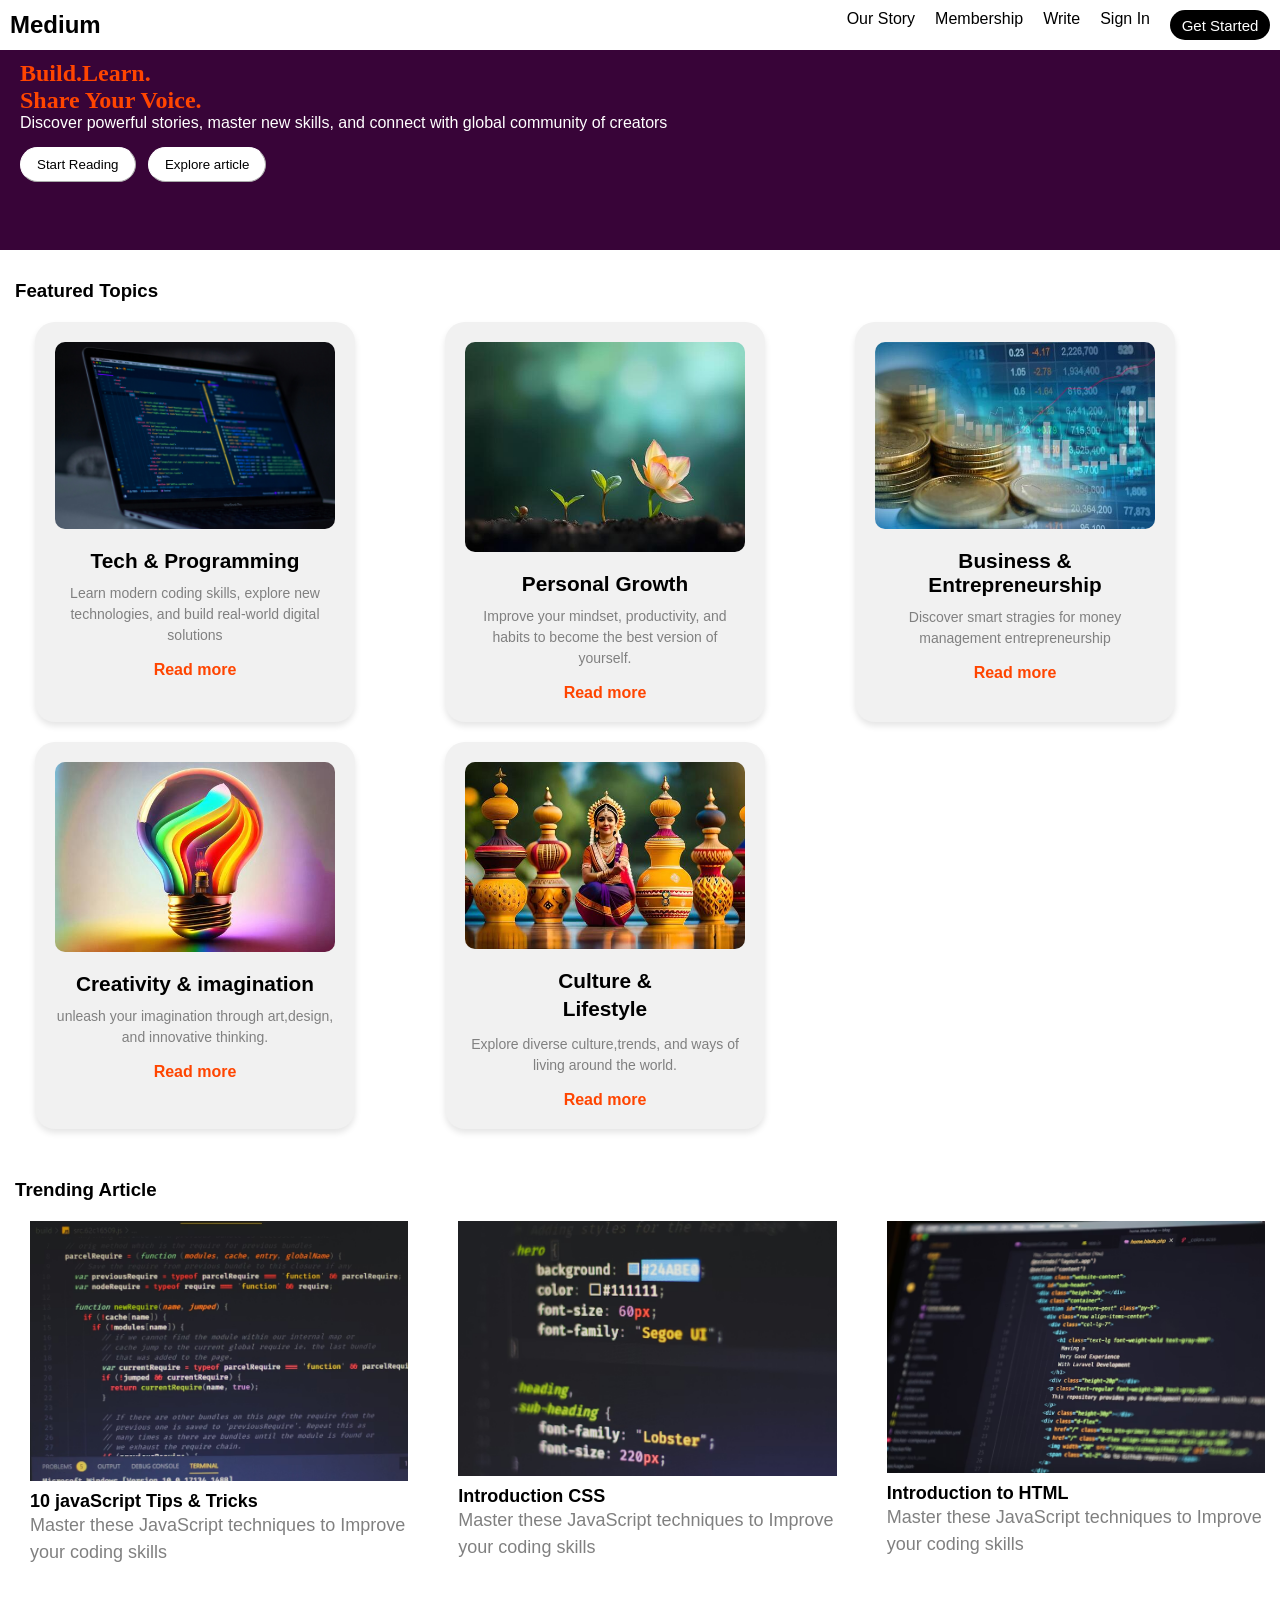
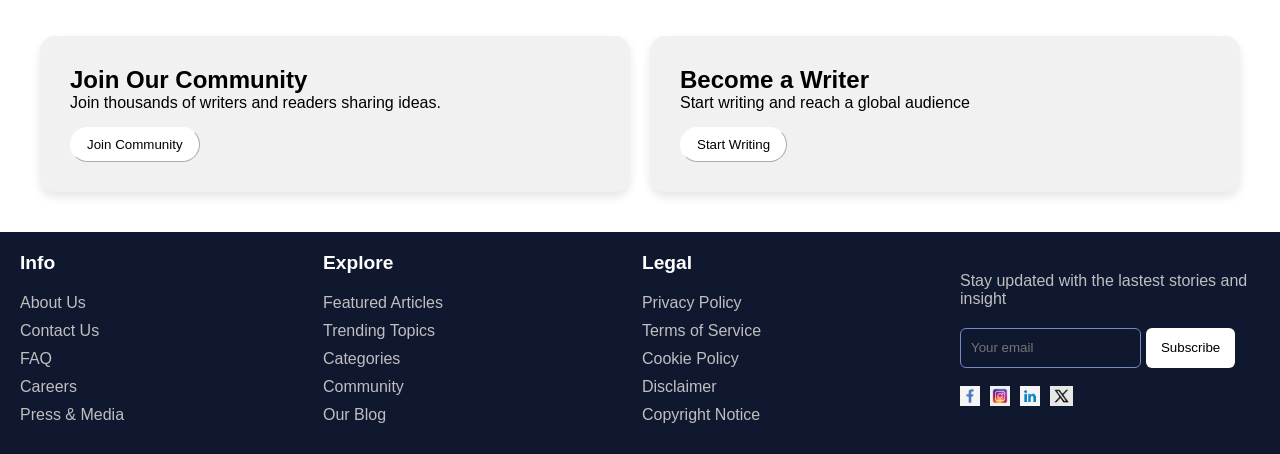
<file: index.html>
<html lang="en">
<head>
  <meta charset="UTF-8">
  <meta name="viewport" content="width=device-width, initial-scale=1.0">
  <title>Modern Platform</title>
  
  <link rel="stylesheet" href="project1.css">

</head>
<body>
  <!--NAVBAR-->
  <header>
    <nav>
      <div class="logos">Medium</div>
      <ul class="nav-links">
        <li><a href="#">Our Story</a></li>
        <li><a href="#">Membership</a></li>
        <li><a href="#">Write</a></li>
        <li><a href="#">Sign In</a></li>
        <button class="btn">Get Started</button>
      </ul>
    </nav>
  </header>

  <!--HERO-->
  <section class="hero">
    <div class="hero-text">
      <h1>Build.Learn. <br>Share Your Voice.</h1>
      <p>Discover powerful stories, master new skills, and connect with global community of creators</p>
      <div class="buttons">
        <button class="btn-primary">Start Reading</button>
        <button class="btn-primary">Explore article</button>
      </div>
    </div>
  </section>

  <!--FEATURED TOPICS-->
  <main class="main">
    <h3 class="head">Featured Topics</h3>
    <section class="featured-topics">
        <div class="topics-container">
          <div class="topic-card">
            <img src="image/photo-1555066931-4365d14bab8c.jpeg" alt="">
            <h3>Tech & Programming</h3>
            <p>Learn modern coding skills, explore
              new technologies, and build real-world digital solutions
            </p>
            <a href="#">Read more</a>
          </div>

          <div class="topic-card">
            <img src="image/pg 1.jpg" alt="">
            <h3>Personal Growth</h3>
            <p>Improve your mindset, productivity, and habits to become
              the best version of yourself.
            </p>
            <a href="#">Read more</a>
          </div>

          <div class="topic-card">
            <img src="image/b1.jpg" alt="">
            <h3>Business & Entrepreneurship</h3>
            <p> Discover smart stragies for money management
                entrepreneurship
            </p>
            <a href="#">Read more</a>
          </div>

          <div class="topic-card">
            <img src="image/cr3.jpg" alt="">
            <h3> Creativity & imagination</h3>
            <p>unleash your imagination through art,design,
              and innovative thinking.
            </p>
            <a href="#">Read more</a>
          </div>

          <div class="topic-card">
            <img src="image/culture 1.jpg" alt="">
            <h3>Culture & <p>Lifestyle</p></h3>
            <p>Explore diverse culture,trends, and ways of living
              around the world.
            </p>
            <a href="#">Read more</a>
          </div>

          
        </div>
      </section>

      <!--TRENDING-->
      <h3 class="head">Trending Article</h3>
      <section class="articulate">
        <div class="articles">
          <div class="article">
            <img src="image/js.avif" alt="">
            <a class="next"href="">10 javaScript Tips & Tricks</a>
            <p>Master these JavaScript techniques to Improve
              your coding skills
            </p>
          </div>
        </div>

        <div class="articles">
          <div class="article">
            <img src="image/Css.avif" alt="">
            <a class="next"href="">Introduction CSS</a>
            <p>Master these JavaScript techniques to Improve
              your coding skills
            </p>
          </div>
        </div>

        <div class="articles">
          <div class="article">
            <img src="image/html.avif" alt="">
            <a class="next"href="">Introduction to HTML</a>
            <p>Master these JavaScript techniques to Improve
              your coding skills
            </p>
          </div>
        </div>
      </section>

      <!--COMMUNITY-->
      <section class="community">
        <div class="community-box">
          <h2>Join Our Community</h2>
          <P>Join thousands of writers and
            readers sharing ideas.</P>
            <button class="btn-primary"> Join Community</button>
        </div>

        <div class="community-box">
          <h2>Become a Writer</h2>
          <p>Start writing and reach a global audience</p>
          <button class="btn-primary">Start Writing</button>
        </div>
      </section>
  </main>

  <!--FOOTER 1-->
  <section class="footer">
    <div class="footer-row">
          <div class="footer-col">
            <h4>Info</h4>
            <ul class="links">
              <li><a href="#">About Us</a></li>
              <li><a href="#">Contact Us</a></li>
              <li><a href="#">FAQ</a></li>
              <li><a href="#">Careers</a></li>
              <li><a href="#">Press & Media</a></li>
            </ul>
          </div>

        <div class="footer-col">
          <h4>Explore</h4>
          <ul class="links">
           <li><a href="#">Featured Articles</a></li>
            <li><a href="#">Trending Topics</a></li>
            <li><a href="#">Categories</a></li>
            <li><a href="#">Community</a></li>
            <li><a href="#">Our Blog</a></li>
          </ul>
        </div>

        <div class="footer-col">
          <h4>Legal</h4>
          <ul class="links">
            <li><a href="#">Privacy Policy</a></li>
            <li><a href="#">Terms of Service</a></li>
            <li><a href="#">Cookie Policy</a></li>
            <li><a href="#">Disclaimer</a></li>
            <li><a href="#">Copyright Notice</a></li>
          </ul>
        </div>

        <div class="footer-col">
            <p>Stay updated with the lastest stories and
            insight
          </p>
          <form action="#">
            <input class="input" type="text" placeholder="Your email">
            <button class="button" type="submit">Subscribe</button>
          </form> 
          <div class="icons">
            <img src="image/Facebook.png" alt="">
            <img src="image/insta.png" alt="">
            <img src="image/LinkedIn.png" alt="">
            <img src="image/X.png" alt="">
          </div>
        </div>
    </div>
  </section>

</body>
</html>
</file>
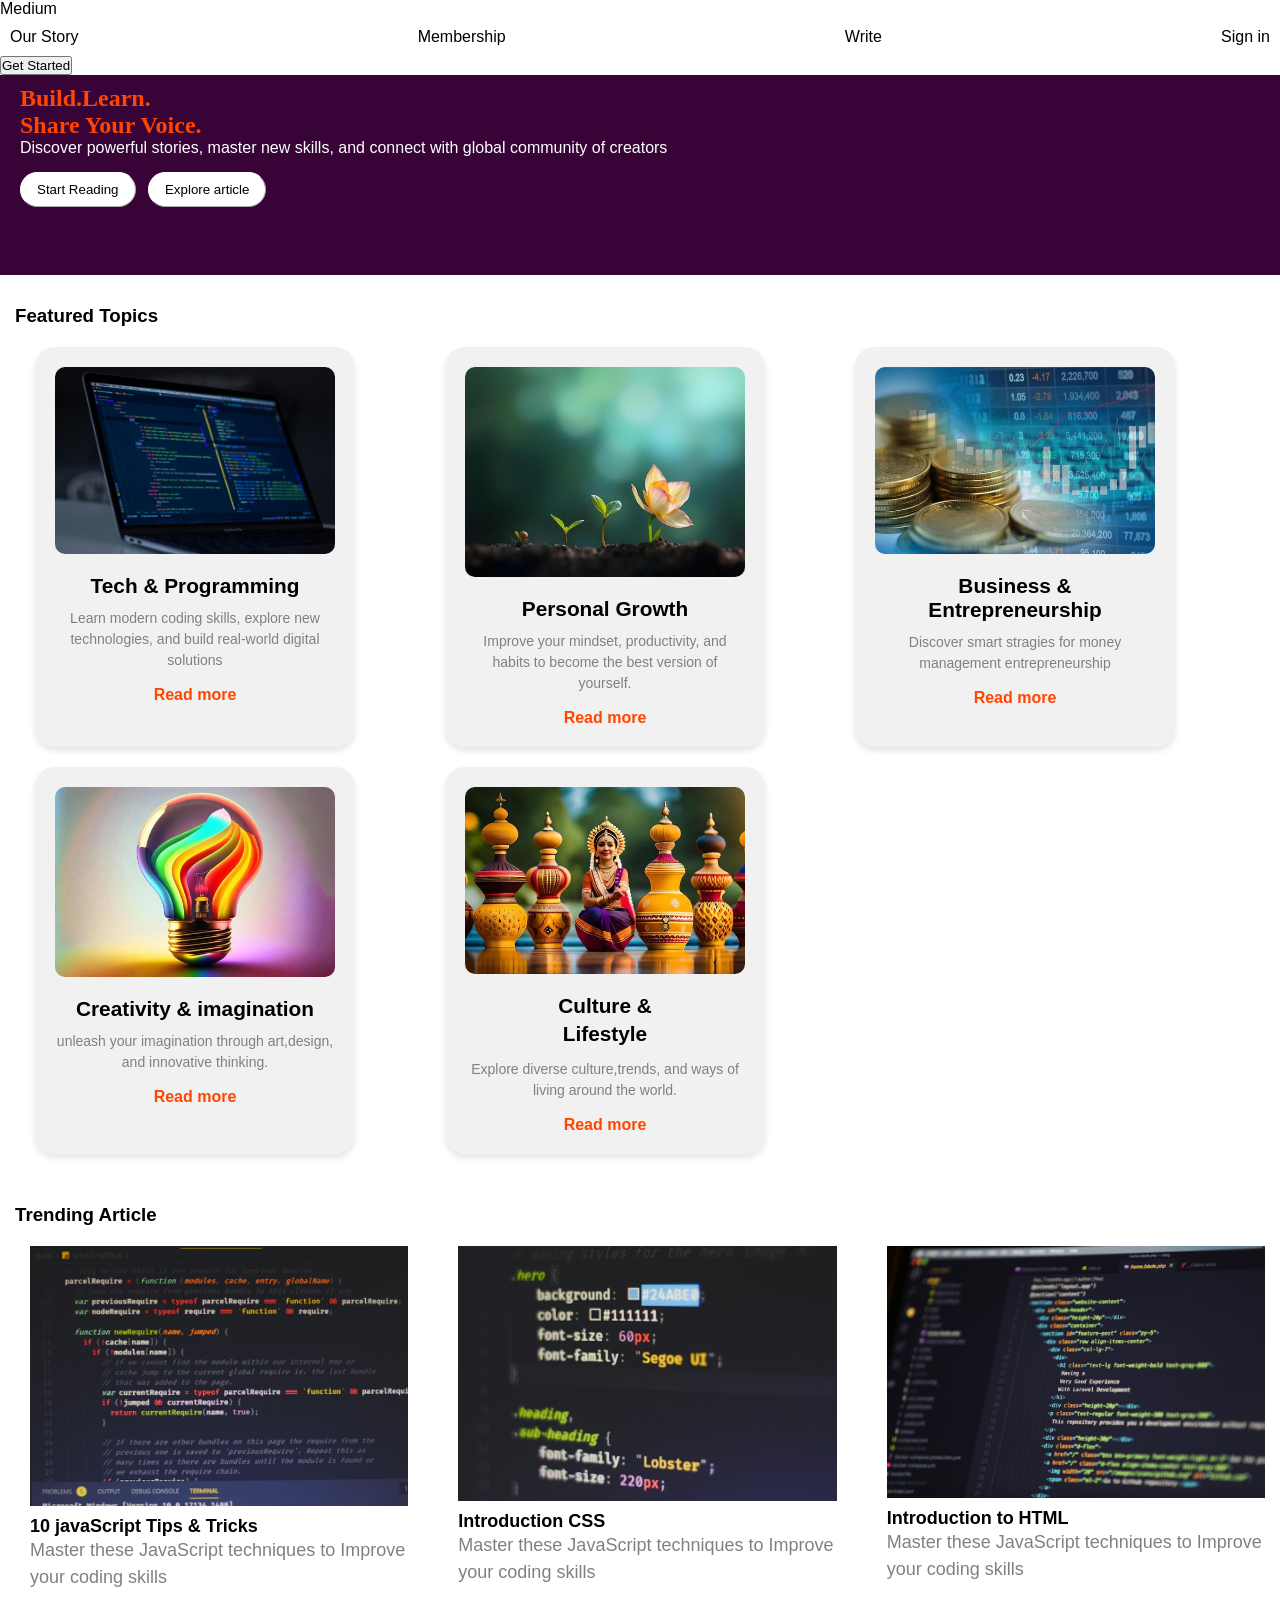
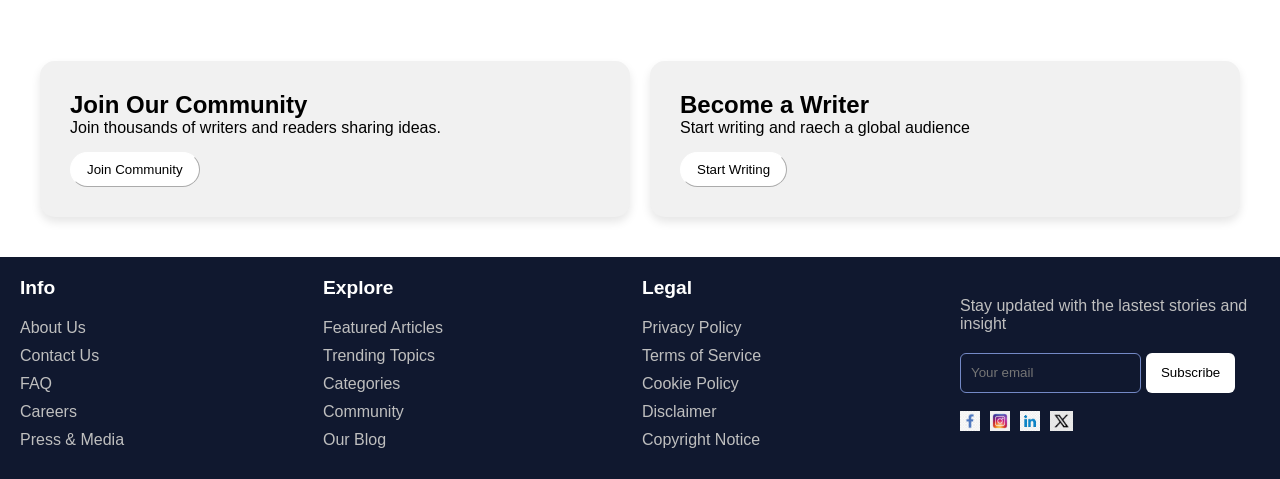
<file: project1.html>
<html lang="en">
<head>
  <meta charset="UTF-8">
  <meta name="viewport" content="width=device-width, initial-scale=1.0">
  <title>Modern Platform</title>
  
  <link rel="stylesheet" href="project1.css">

</head>
<body>

  
  <!--NAVBAR-->
  <header class="navbar">
    <div class="logo">Medium</div>
    <nav>
      <a href="our story"> Our Story</a>
      <a href="membership">Membership</a>
      <a href="write">Write</a>
      <a href="sign in">Sign in</a>
    </nav>
    <button class="btn-outline">
        Get Started
    </button>
  </header>

  <!--HERO-->
  <section class="hero">
    <div class="hero-text">
      <h1>Build.Learn. <br>Share Your Voice.</h1>
      <p>Discover powerful stories, master new skills, and connect with global community of creators</p>
      <div class="buttons">
        <button class="btn-primary">Start Reading</button>
        <button class="btn-primary">Explore article</button>
      </div>
    </div>
  </section>

  <!--FEATURED TOPICS-->
  <main class="main">
    <h3 class="head">Featured Topics</h3>
    <section class="featured-topics">
        <div class="topics-container">
          <div class="topic-card">
            <img src="image/photo-1555066931-4365d14bab8c.jpeg" alt="">
            <h3>Tech & Programming</h3>
            <p>Learn modern coding skills, explore
              new technologies, and build real-world digital solutions
            </p>
            <a href="#">Read more</a>
          </div>

          <div class="topic-card">
            <img src="image/pg 1.jpg" alt="">
            <h3>Personal Growth</h3>
            <p>Improve your mindset, productivity, and habits to become
              the best version of yourself.
            </p>
            <a href="#">Read more</a>
          </div>

          <div class="topic-card">
            <img src="image/b1.jpg" alt="">
            <h3>Business & Entrepreneurship</h3>
            <p> Discover smart stragies for money management
                entrepreneurship
            </p>
            <a href="#">Read more</a>
          </div>

          <div class="topic-card">
            <img src="image/cr3.jpg" alt="">
            <h3> Creativity & imagination</h3>
            <p>unleash your imagination through art,design,
              and innovative thinking.
            </p>
            <a href="#">Read more</a>
          </div>

          <div class="topic-card">
            <img src="image/culture 1.jpg" alt="">
            <h3>Culture & <p>Lifestyle</p></h3>
            <p>Explore diverse culture,trends, and ways of living
              around the world.
            </p>
            <a href="#">Read more</a>
          </div>

          
        </div>
      </section>

      <!--TRENDING-->
      <h3 class="head">Trending Article</h3>
      <section class="articulate">
        <div class="articles">
          <div class="article">
            <img src="image/js.avif" alt="">
            <a class="next"href="">10 javaScript Tips & Tricks</a>
            <p>Master these JavaScript techniques to Improve
              your coding skills
            </p>
          </div>
        </div>

        <div class="articles">
          <div class="article">
            <img src="image/Css.avif" alt="">
            <a class="next"href="">Introduction CSS</a>
            <p>Master these JavaScript techniques to Improve
              your coding skills
            </p>
          </div>
        </div>

        <div class="articles">
          <div class="article">
            <img src="image/html.avif" alt="">
            <a class="next"href="">Introduction to HTML</a>
            <p>Master these JavaScript techniques to Improve
              your coding skills
            </p>
          </div>
        </div>
      </section>

      <!--COMMUNITY-->
      <section class="community">
        <div class="community-box">
          <h2>Join Our Community</h2>
          <P>Join thousands of writers and
            readers sharing ideas.</P>
            <button class="btn-primary"> Join Community</button>
        </div>

        <div class="community-box">
          <h2>Become a Writer</h2>
          <p>Start writing and raech a global audience</p>
          <button class="btn-primary">Start Writing</button>
        </div>
      </section>
  </main>

  <!--FOOTER 1-->
  <section class="footer">
    <div class="footer-row">
          <div class="footer-col">
            <h4>Info</h4>
            <ul class="links">
              <li><a href="#">About Us</a></li>
              <li><a href="#">Contact Us</a></li>
              <li><a href="#">FAQ</a></li>
              <li><a href="#">Careers</a></li>
              <li><a href="#">Press & Media</a></li>
            </ul>
          </div>

        <div class="footer-col">
          <h4>Explore</h4>
          <ul class="links">
           <li><a href="#">Featured Articles</a></li>
            <li><a href="#">Trending Topics</a></li>
            <li><a href="#">Categories</a></li>
            <li><a href="#">Community</a></li>
            <li><a href="#">Our Blog</a></li>
          </ul>
        </div>

        <div class="footer-col">
          <h4>Legal</h4>
          <ul class="links">
            <li><a href="#">Privacy Policy</a></li>
            <li><a href="#">Terms of Service</a></li>
            <li><a href="#">Cookie Policy</a></li>
            <li><a href="#">Disclaimer</a></li>
            <li><a href="#">Copyright Notice</a></li>
          </ul>
        </div>

        <div class="footer-col">
            <p>Stay updated with the lastest stories and
            insight
          </p>
          <form action="#">
            <input class="input" type="text" placeholder="Your email">
            <button class="button" type="submit">Subscribe</button>
          </form> 
          <div class="icons">
            <img src="image/Facebook.png" alt="">
            <img src="image/insta.png" alt="">
            <img src="image/LinkedIn.png" alt="">
            <img src="image/X.png" alt="">
          </div>
        </div>
    </div>
  </section>

</body>
</html>
</file>
<file: project1.css>
*{
  padding: 0;
  margin: 0;
  font-family: Arial, sans-serif;
  box-sizing: border-box;
}
body{
  background-color: white;
}

/* NAVBAR */
a{
  text-decoration: none;
  color: black;
 }
.nav-links{
  list-style: none;
  margin: 0;
  padding: 0;
  display: flex;
  gap: 20px;
}
.btns{
  background-color: #000;
  color: #fff;
  padding: 10px 20px;
  border: none;
  cursor: pointer;
  border-radius: 30px;
}
nav{
  display: flex;
  justify-content: space-between;
  align-items: center;
  padding: 10px 10px;
}
.logos{
  font-size: 24px;
  font-weight: bold;
}

/* HERO */
.hero{
  display: flex;
  justify-content: space-between;
  padding-left: 20px;
  padding-top: 10px;
  background-color:  rgb(56, 4, 56);
  height: 200px;
  width: 100%;
}
.hero-text h1{
  color: orangered;
  font-family: 'Times New Roman', Times, serif;
}
.hero-text p{
  color: white;
}


/* BUTTON */
.btn{
 background-color: black;
 color: white;
 border: none;
 border-radius: 40px;
 cursor: pointer;
 height: 30px;
 width: 100px;
 font-size: 15px;
 padding:  5px;
 vertical-align: top;
 transition: box-shadow 0.15s 
}
.btn:active{
  opacity: 0.5;
}
.btn:hover{
  box-shadow:  5px  5px  5px rgba(0, 0, 0, 0.15);
}
.btn-primary{
  margin-top: 15px;
  background-color: white;
  color: black;
  border-radius: 100px;
  border-color: white;
  border-width: 1px;
  padding-top: 9px;
  padding-bottom: 9px;
  padding-left: 16px;
  padding-right: 16px; 
  cursor: pointer;
  margin-right: 8px;
  vertical-align: top;
  transition: backgroud-color 0.15s,color 0.15s
} 
.btn-primary:hover{
  background-color: black;
  color: white;
}
.btn-primary:active{
  opacity: 0.7;
}

/*TOPICS*/
*{
  margin: 0;
  padding: 0;
  box-sizing: border-box;
}
.head{
  margin-top: 30px;
  margin-left: 15px;
  font-family: 'Segoe UI', Tahoma, Geneva, Verdana, sans-serif;
}
.featured-topics{
  padding: 15px 30px;
  background-color: white;
  text-align: center;
}

.topics-container{
  display: grid;
  grid-template-columns: repeat(5,1fr);
  gap: 20px;
  justify-content: center;
}
.topic-card{
  background-color: rgb(241, 241, 241);
  padding: 20px;
  border-radius: 20px;
  text-align: center;
   box-shadow: 0 4px 6px rgba(0, 0, 0, 0.1);
  transition: all 0.3s ease-in-out;
  width: 100%;
  height: 100%;
  max-width: 320px;
}
.topic-card img{
  width: 100%;
  border-radius: 10px;
  height: auto;
  margin-bottom: 20px;
}
.topic-card h3{
  font-size: 1.3rem;
  margin-bottom: 10px;
  font-weight: bold;
  color: black;
}
.topic-card h3 p{
   font-size: 1.3rem;
  margin-bottom: 10px;
  font-weight: bold;
  color: black;
}
.topics-container p{
  font-size: 14px;
  margin-bottom: 15px;
  line-height: 1.5;
  color: gray;
}
.topic-card a{
  color: orangered;
  text-decoration: none;
  font-weight: bold;
  transition: color 0.3s ease;
}
.topic-card a:hover{
  color: black
}
.topic-card:hover{
  box-shadow: 0 6px 12px rgba( 0, 0, 0, 0.15);
  transform: translate(-5px)
}
/*TRENDING*/
.articulate{
  padding-top: 5px;
  padding-left: 15px;
  display: grid;
  grid-template-columns:  1fr 1fr 1fr ;
  gap: 20px;
}
.article{
  background-color: white;
  padding: 15px;
  border-radius: 20px;
  flex: 1;
}
.article img{
  width: 100%;
  padding-bottom: 10px;
}
.next{
  text-decoration: none;
  font-weight: bold;
  color: black;
  font-family: Arial, Helvetica, sans-serif;
  font-size: 18px;
  transition: 0.5s;
}
.next:hover{
  color: #0e1a3b;
}
.article p{
  font-size: 18px;
  margin-bottom: 15px;
  line-height: 1.5;
  color: gray;
}

/*Community*/
.community{
  display: flex;
  gap: 20px;
  padding: 40px;
  background-color: white;
}
.community-box{
  background: rgb(241, 241, 241);
  padding: 30px;
  border-radius: 15px;
  flex: 1;
  z-index: 1;
  box-shadow: 0 5px 10px rgba(0, 0, 0, 0.1)
}

/*FOOTER*/
.footer{
  position: absolute;
  width: 100%;
  background-color: #10182f;
  
}
.footer .footer-row{
  display: flex;
  flex-wrap: wrap;
  justify-content: space-between;
  gap: 3.5rem;
  padding: 20px;
}
.footer-col h4{
  color: #fff;
  font-size: 1.2rem;
  font-weight: 400px;
}
.links{
  margin-top: 20px;
}
.links li{
  list-style: none;
  margin-bottom: 10px;
}
.links li a{
  text-decoration: none;
  color: #bfbfbf;
}
.links li a:hover{
  color: #fff;
}
.footer-col p{
  margin: 20px 0;
  color: #bfbfbf;
  max-width: 300px;
}
.footer-col form{
  display: flex;
  gap: 5px;
}
.footer-col input{
  height: 40px;
  border-radius: 6px;
  background: none;
  max-width: 100%;
  outline: none;
  border: 1px solid #7489c6;
  caret-color: #fff;
  padding-left: 10px;
}
.input{
  color: white;
}
.button{
  background-color: #fff;
  outline: none;
  border: none;
  border-radius: 6px;
  padding: 10px 15px; 
  cursor: pointer;
  font-weight: 500px;
  transition: 0.2s ease;
}
.button:hover{
  background-color: #cecccc;
}
.icons{
  display: flex;
  margin-top: 18px;
  gap: 10px;
  cursor: Pointer;
}
.icons img{
  height: 20px;
}


            /*MEDIA QUERY*/
 /*for footer*/  
 @media (max-width: 768px){
  .footer{
    position: relative;
    bottom: 0;
    left: 0;
    transform: none;
    width: 100%;
    border-radius: 0;
  }
  .footer .footer-row{
    padding: 20px;
    gap: 1rem;
  }
  .footer-col form{
    display: block;
  }
  .footer-col form button{
    margin: 10px 0 0 0;
  }
 } 
 
 /*community*/
 @media(max-width:768px){
  .community{
    display: block;
    padding: 2px;

  }
  .community-box{
    margin: 20px;
  }
 }
 /*Trending*/
 @media (max-width: 768px) {
  .articulate{
    display: block;
  }
 }
 
 

 /*Featured Topics*/
 @media(max-width:768px){
  .topics-container{
    margin: 5px;
    align-items: center;
    grid-template-columns: repeat(1, 1fr)
  }
  .topic-card a{
    font-size: 20px;
  }
  .topic-card p{
    font-size: 18px;
  }
 }
 @media(max-width:480px){
  .topics-container{
    margin: 3px;
    grid-template-columns: repeat(1, 1fr)
  }
 }
 @media (min-width:1000px) {
  .topics-container{
    margin: 5px;
    align-items: center;
    grid-template-columns: repeat(3, 1fr)
  }
 }
 @media(min-width: 481px) and (max-width: 999px){
  .topics-container{
  display: grid;
  grid-template-columns:  1fr 1fr;}
}


 /* top*/
 @media screen and (max-width:768px){
  nav{
    padding: 10px 20px;
  }
  .nav-links{
    position: absolute;
    top: 60px;
    right: 0;
    background-color: white;
    width: 100%;
    flex-direction: column;
    align-items: center;
    gap: 15px;
    padding: 20px 0;
    display: none;
  }
 
  

  .hero{
    padding: 15px 13px;
  }
  .hero h1{
    line-height: 1.3;
    padding-bottom: 10px;
  }
  .hero p{
    font-size: 0.95rem;
    line-height: 1.4;
  }
  .buttons{
    display: flex;
    flex-direction: row;
    gap: 10px;
  }
  .btn-primary{
    font-size: 13px;
  }
  
 }
 @media screen and (max-width:480px){
  .hero h1{
    font-size: 1.5rem;
  }
  .hero p{
    font-size: 0.9rem
  }
 }
 
 }
</file>
